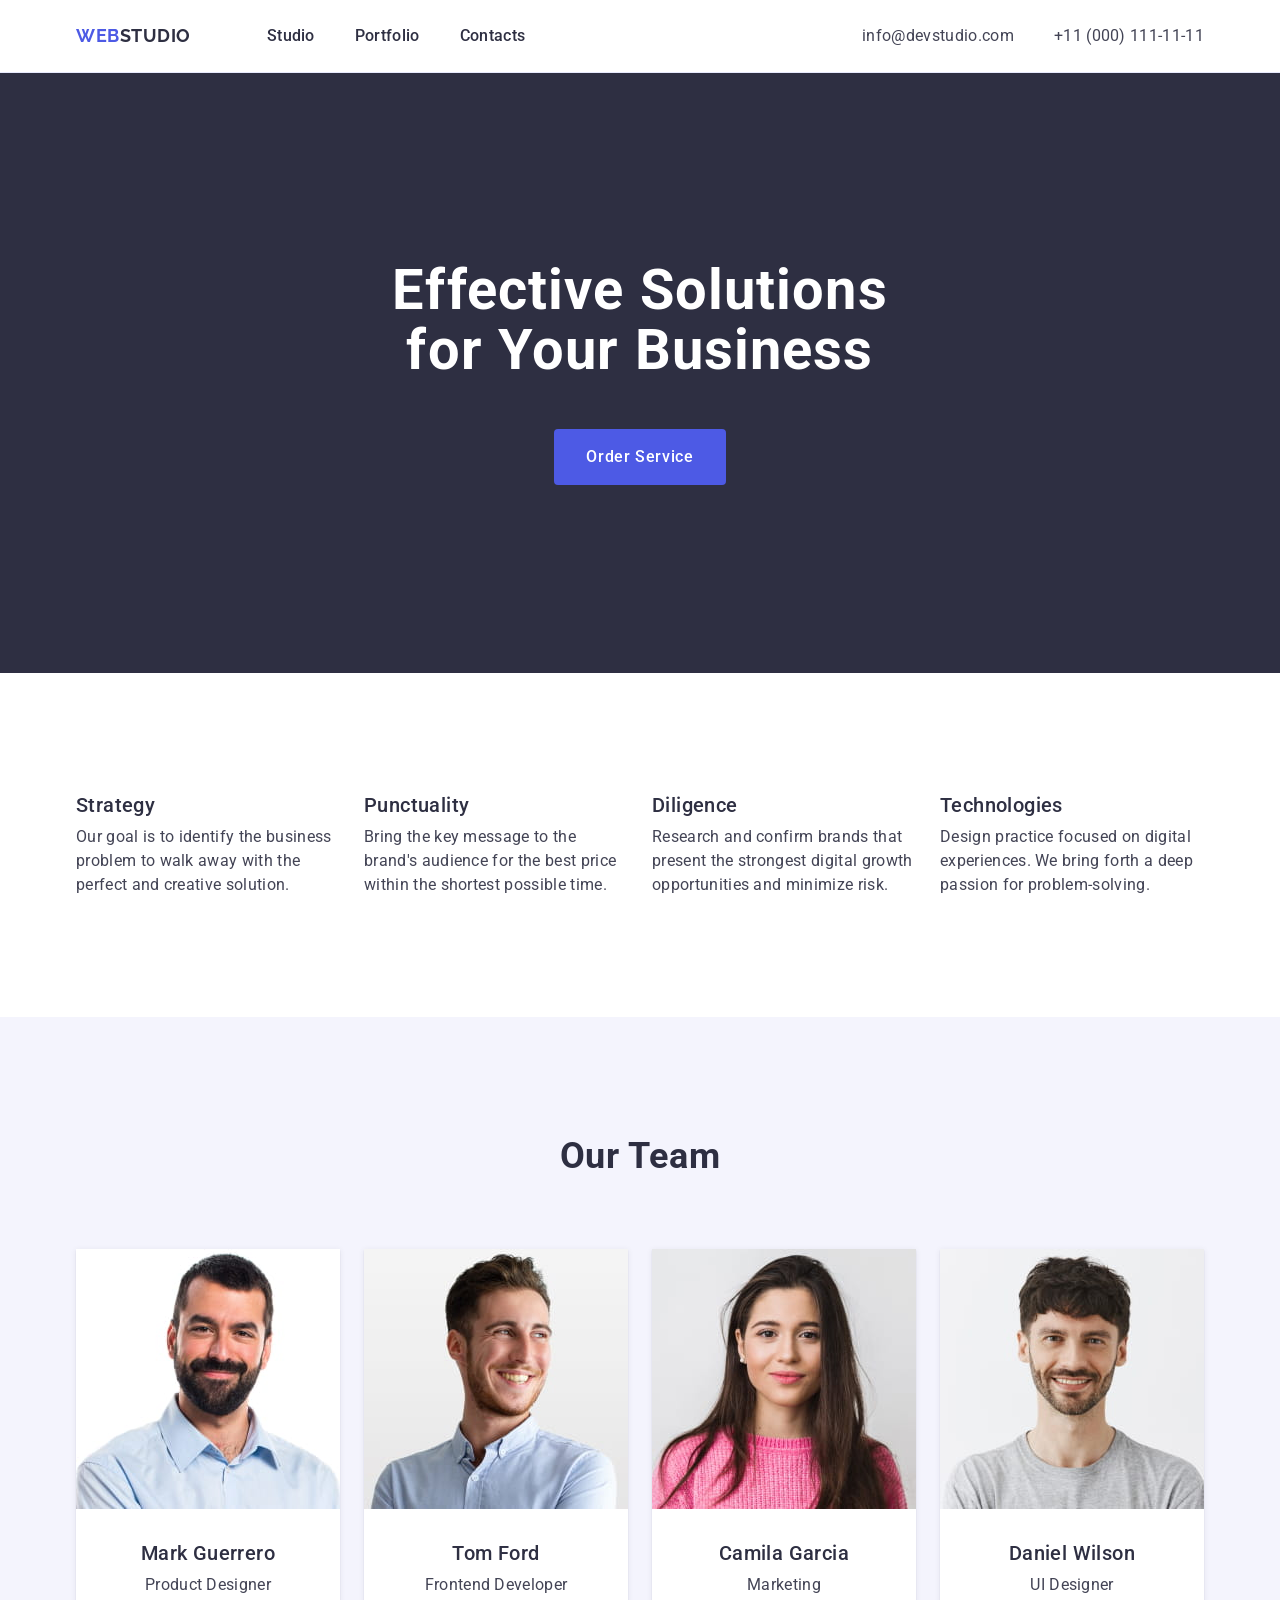
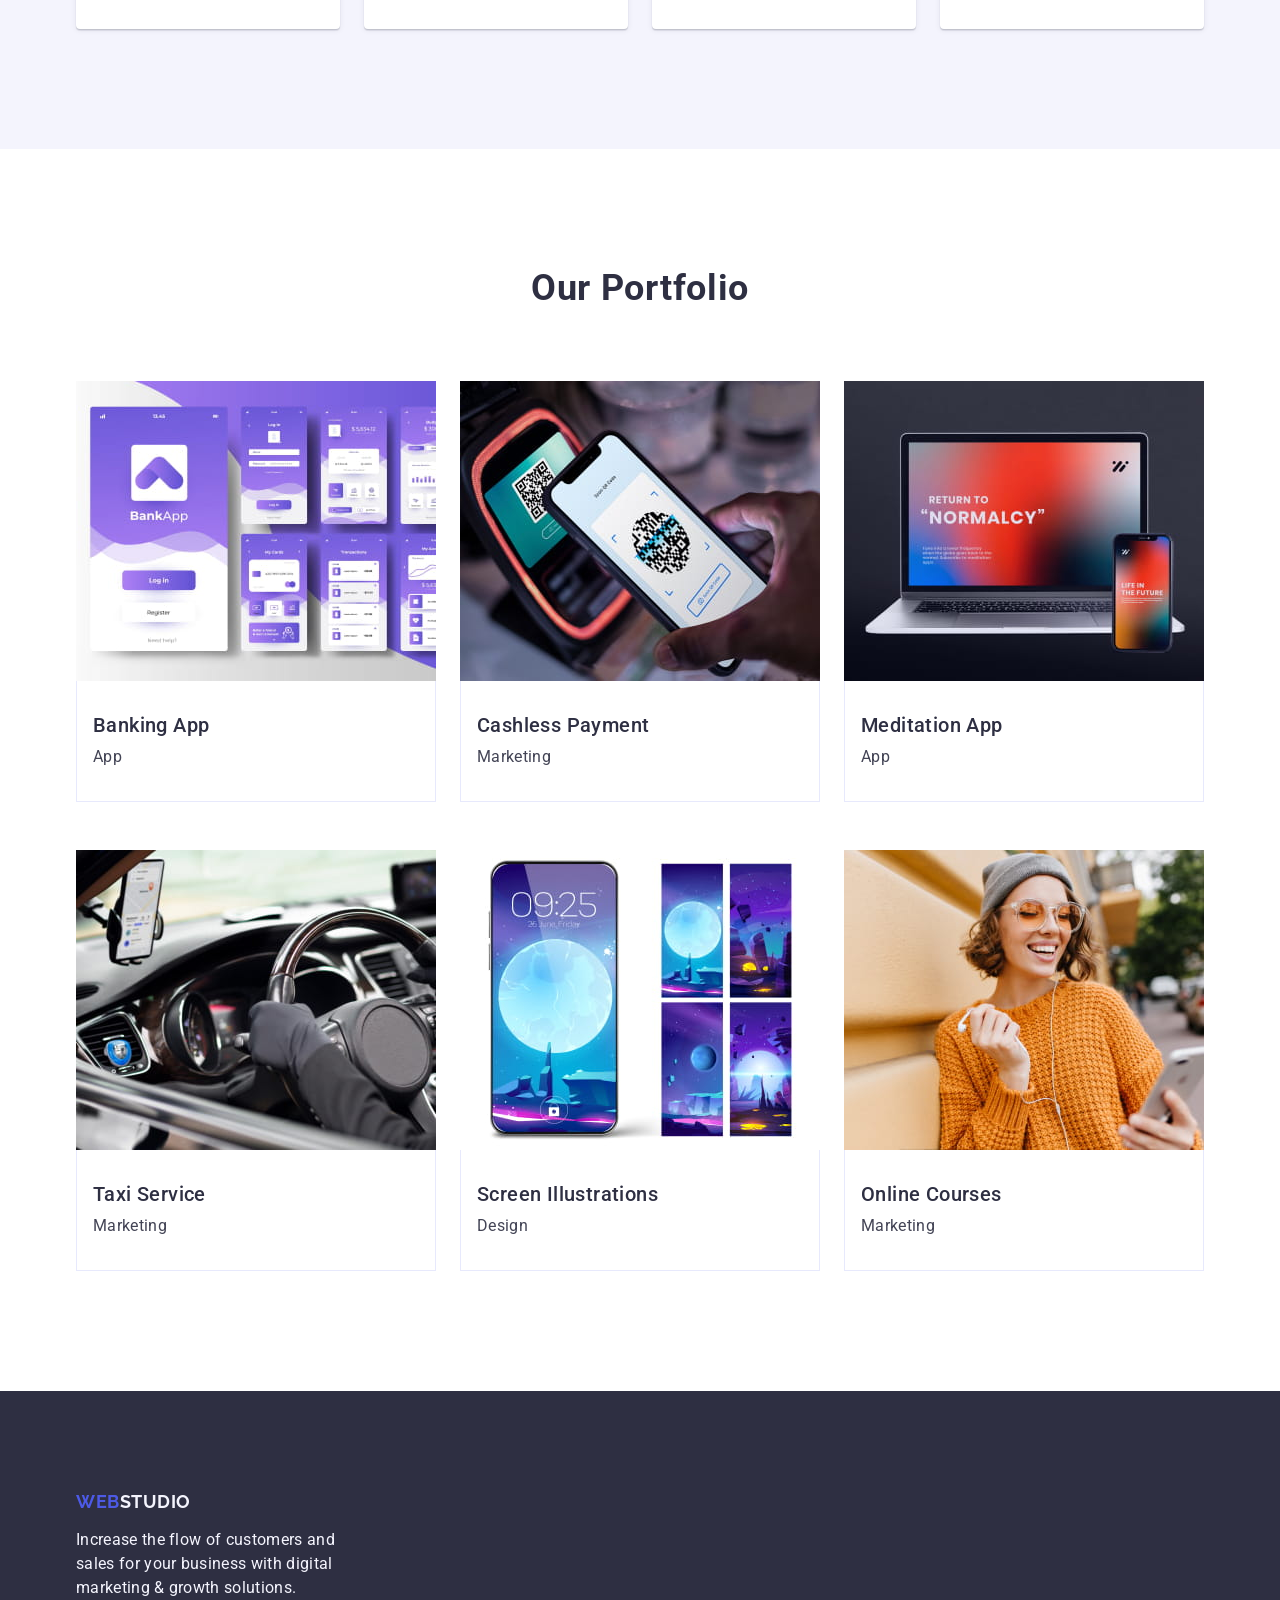
<file: index.html>
<!DOCTYPE html>
<html lang="en">
  <head>
    <meta charset="UTF-8" />
    <meta name="viewport" content="width=device-width, initial-scale=1.0" />
    <title>WebStudio</title>

    <link
      rel="stylesheet"
      href="https://cdn.jsdelivr.net/npm/modern-normalize@2.0.0/modern-normalize.min.css"
    />

    <link rel="stylesheet" href="./css/styles.css" />

    <link rel="preconnect" href="https://fonts.googleapis.com" />
    <link rel="preconnect" href="https://fonts.gstatic.com" crossorigin />
    <link
      href="https://fonts.googleapis.com/css2?family=Raleway:ital,wght@0,100..900;1,100..900&family=Roboto:wght@400;500;700&display=swap"
      rel="stylesheet"
    />
  </head>

  <body>
    <header class="header">
      <div class="container header-container">
        <nav class="header-nav">
          <a href="./index.html" class="logo header-logo"
            >Web<span class="logo-dark">Studio</span></a
          >
          <ul class="header-nav-list">
            <li class="header-nav-item">
              <a href="./index.html" class="header-nav-link">Studio</a>
            </li>
            <li class="header-nav-item">
              <a href="" class="header-nav-link">Portfolio</a>
            </li>
            <li class="header-nav-item">
              <a href="" class="header-nav-link">Contacts</a>
            </li>
          </ul>
        </nav>
        <address class="header-adress">
          <ul class="header-adress-list">
            <li class="header-adress-item">
              <a
                class="header-adress-link"
                href="mailto:info@devstudio.com"
                target="_blank"
                rel="noopener noreferrer nofollow"
                >info@devstudio.com</a
              >
            </li>
            <li class="header-adress-item">
              <a
                class="header-adress-link"
                href="tel:+110001111111"
                target="_blank"
                rel="noopener noreferrer nofollow"
                >+11 (000) 111-11-11</a
              >
            </li>
          </ul>
        </address>
      </div>
    </header>

    <main>
      <section class="hero">
        <div class="container hero-container">
          <h1 class="hero-title">Effective Solutions for Your Business</h1>
          <button type="button" class="btn hero-btn">Order Service</button>
        </div>
      </section>

      <section class="section values">
        <div class="container values-container">
          <h2 class="visually-hidden">Our Values</h2>
          <ul class="values-list">
            <li class="values-item">
              <h3 class="values-item-title">Strategy</h3>
              <p class="values-item-caption">
                Our goal is to identify the business problem to walk away with
                the perfect and creative solution.
              </p>
            </li>
            <li class="values-item">
              <h3 class="values-item-title">Punctuality</h3>
              <p class="values-item-caption">
                Bring the key message to the brand's audience for the best price
                within the shortest possible time.
              </p>
            </li>
            <li class="values-item">
              <h3 class="values-item-title">Diligence</h3>
              <p class="values-item-caption">
                Research and confirm brands that present the strongest digital
                growth opportunities and minimize risk.
              </p>
            </li>
            <li class="values-item">
              <h3 class="values-item-title">Technologies</h3>
              <p class="values-item-caption">
                Design practice focused on digital experiences. We bring forth a
                deep passion for problem-solving.
              </p>
            </li>
          </ul>
        </div>
      </section>

      <section class="section team">
        <div class="container team-container">
          <h2 class="title team-title">Our Team</h2>

          <ul class="team-list">
            <li class="team-item">
              <img
                src="./images/team/img-01.jpg"
                alt="Team member Mark Guerrero"
                class="team-item-img"
                width="264"
                height="260"
              />
              <div class="team-item-caption">
                <h3 class="team-item-name">Mark Guerrero</h3>
                <p class="team-item-position">Product Designer</p>
              </div>
            </li>

            <li class="team-item">
              <img
                src="./images/team/img-02.jpg"
                alt="Team member Tom Ford"
                class="team-item-img"
                width="264"
                height="260"
              />
              <div class="team-item-caption">
                <h3 class="team-item-name">Tom Ford</h3>
                <p class="team-item-position">Frontend Developer</p>
              </div>
            </li>

            <li class="team-item">
              <img
                src="./images/team/img-03.jpg"
                alt="Team member Camila Garcia"
                class="team-item-img"
                width="264"
                height="260"
              />
              <div class="team-item-caption">
                <h3 class="team-item-name">Camila Garcia</h3>
                <p class="team-item-position">Marketing</p>
              </div>
            </li>

            <li class="team-item">
              <img
                src="./images/team/img-04.jpg"
                alt="Team member Daniel Wilson"
                class="team-item-img"
                width="264"
                height="260"
              />
              <div class="team-item-caption">
                <h3 class="team-item-name">Daniel Wilson</h3>
                <p class="team-item-position">UI Designer</p>
              </div>
            </li>
          </ul>
        </div>
      </section>

      <section class="section portfolio">
        <div class="container portfolio-container">
          <h2 class="title portfolio-title">Our Portfolio</h2>

          <ul class="portfolio-list">
            <li class="portfolio-item">
              <img
                src="./images/portfolio/img-01.jpg"
                alt="A series of user interface screens for a mobile banking application named 'BankApp.' The screens feature a purple and white color scheme and display various functionalities including the main screen with login and register options, a log in screen with fields for name and password, a dashboard showing the user's balance, a screen for managing cards, a transactions list, and an accounts screen with a graph of account activity."
                class="portfolio-image"
                width="360"
                height="300"
              />
              <div class="portfolio-caption">
                <h3 class="portfolio-subtitle">Banking App</h3>
                <p class="portfolio-desc">App</p>
              </div>
            </li>

            <li class="portfolio-item">
              <img
                src="./images/portfolio/img-02.jpg"
                alt="A person holding a smartphone with a QR code scanning application open. The phone screen shows a QR code being scanned, with a blue line indicating the scanning process. In the background, there's a payment terminal displaying another QR code on its screen."
                class="portfolio-image"
                width="360"
                height="300"
              />
              <div class="portfolio-caption">
                <h3 class="portfolio-subtitle">Cashless Payment</h3>
                <p class="portfolio-desc">Marketing</p>
              </div>
            </li>

            <li class="portfolio-item">
              <img
                src="./images/portfolio/img-03.jpg"
                alt="A laptop and a smartphone side by side, both displaying the same website, adapted to fit each device's screen."
                class="portfolio-image"
                width="360"
                height="300"
              />
              <div class="portfolio-caption">
                <h3 class="portfolio-subtitle">Meditation App</h3>
                <p class="portfolio-desc">App</p>
              </div>
            </li>

            <li class="portfolio-item">
              <img
                src="./images/portfolio/img-04.jpg"
                alt="The image shows the interior of a car with a focus on the steering wheel and dashboard. A person wearing gloves is holding the steering wheel. Mounted on the dashboard is a smartphone displaying a navigation application, showing a map and directions. The navigation app on the phone is the key element, indicating the driver is relying on it for guidance. The dashboard also features a speedometer and other controls."
                class="portfolio-image"
                width="360"
                height="300"
              />
              <div class="portfolio-caption">
                <h3 class="portfolio-subtitle">Taxi Service</h3>
                <p class="portfolio-desc">Marketing</p>
              </div>
            </li>

            <li class="portfolio-item">
              <img
                src="./images/portfolio/img-05.jpg"
                alt="A smartphone with a vibrant and futuristic lock screen display. The lock screen shows a large, glowing moon or planet in a blue and purple night sky with stars, surrounded by abstract rock formations and an otherworldly landscape. The time is displayed as 09:25, and the date is 25 June, Friday. To the right of the smartphone are four vertical panels, each depicting different scenes of similar otherworldly landscapes, including glowing moons, rock formations, and reflective water surfaces."
                class="portfolio-image"
                width="360"
                height="300"
              />
              <div class="portfolio-caption">
                <h3 class="portfolio-subtitle">Screen Illustrations</h3>
                <p class="portfolio-desc">Design</p>
              </div>
            </li>

            <li class="portfolio-item">
              <img
                src="./images/portfolio/img-06.jpg"
                alt="A person wearing a gray beanie and an orange knitted sweater, holding a smartphone in one hand and an earbud in the other. The person is standing against a yellow wall on a street. The background includes blurred elements like trees and buildings, indicating an outdoor urban setting. The person appears to be engaged with the smartphone."
                class="portfolio-image"
                width="360"
                height="300"
              />
              <div class="portfolio-caption">
                <h3 class="portfolio-subtitle">Online Courses</h3>
                <p class="portfolio-desc">Marketing</p>
              </div>
            </li>
          </ul>
        </div>
      </section>
    </main>

    <footer class="footer">
      <div class="container footer-container">
        <a href="/" class="logo footer-logo"
          >Web<span class="logo-light">Studio</span></a
        >
        <p class="footer-desc">
          Increase the flow of customers and sales for your business with
          digital marketing & growth solutions.
        </p>
      </div>
    </footer>
  </body>
</html>
</file>
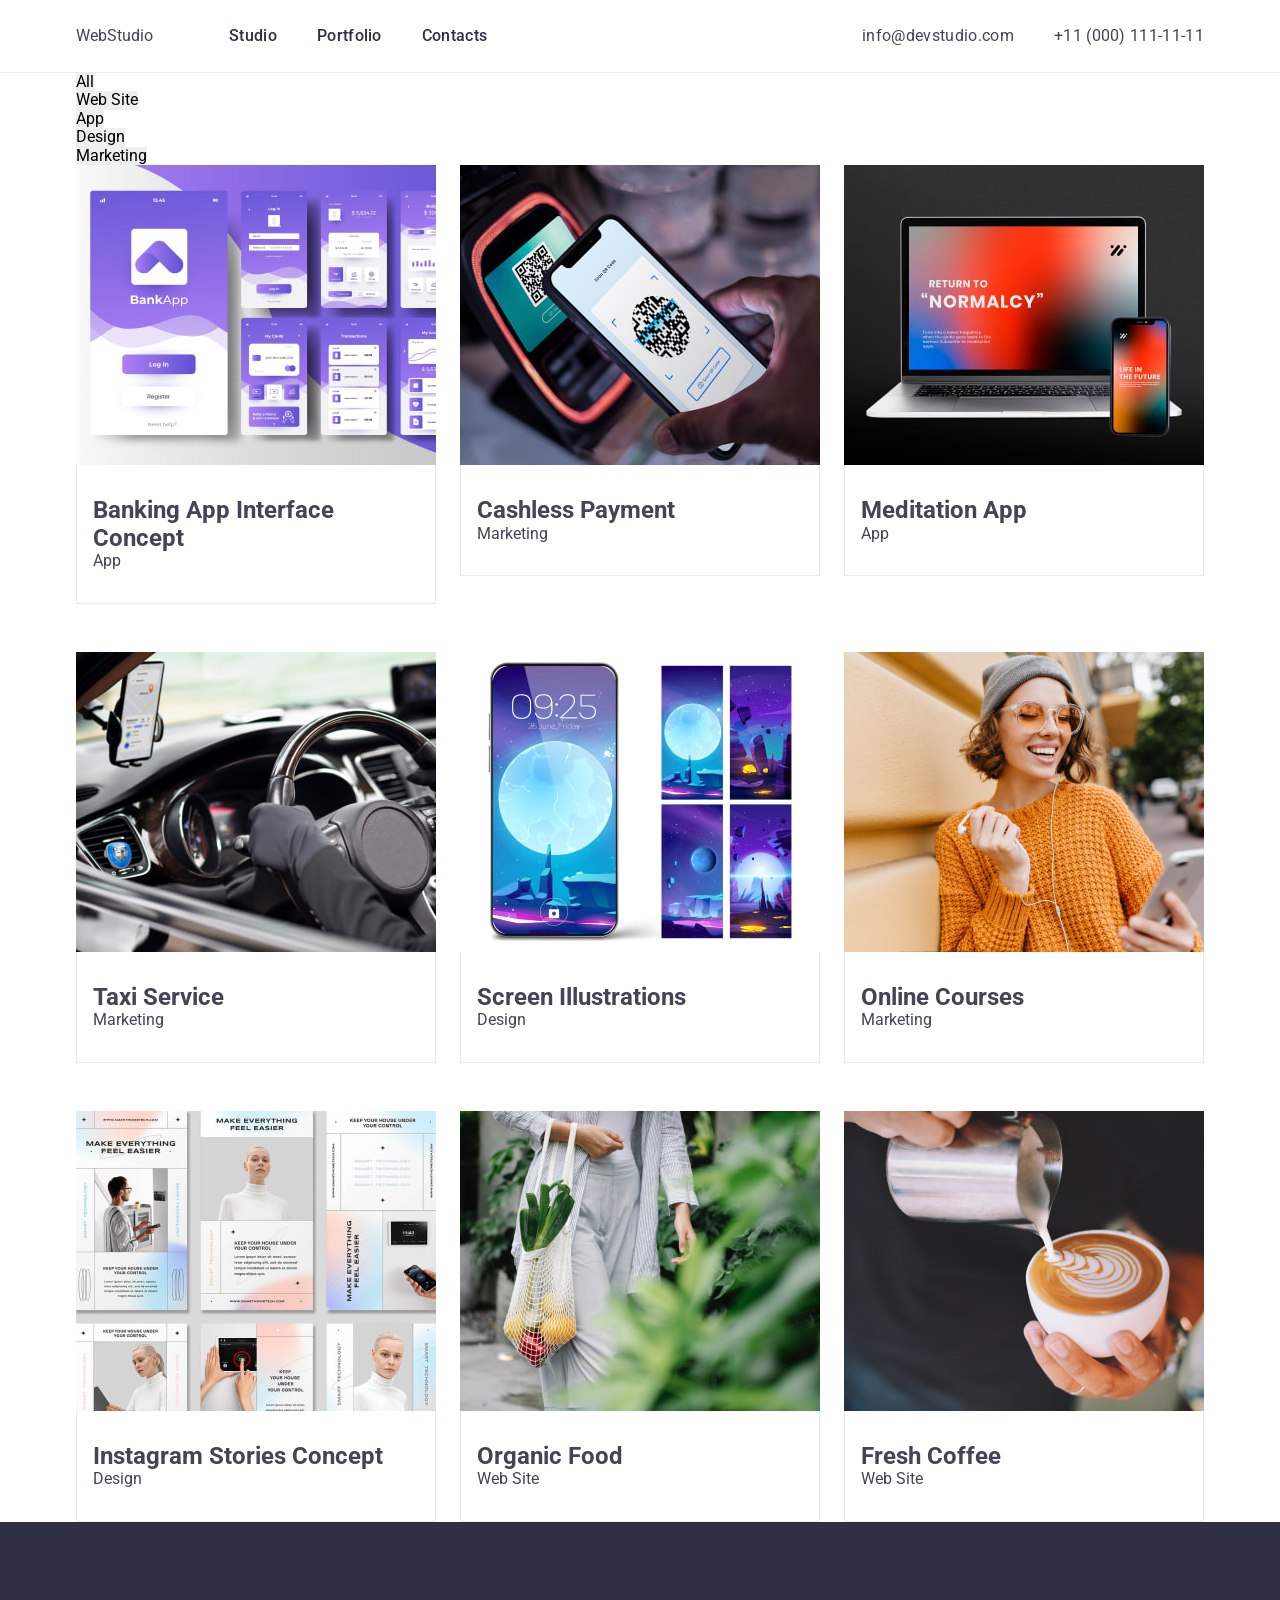
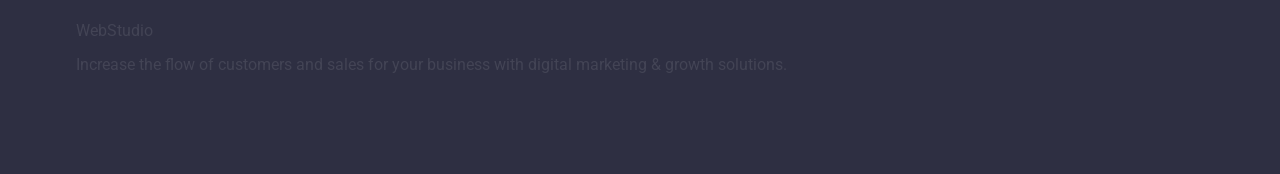
<file: portfolio.html>
<!DOCTYPE html>
<html lang="en">
  <head>
    <meta charset="UTF-8" />
    <meta http-equiv="X-UA-Compatible" content="IE=edge" />
    <meta name="viewport" content="width=device-width, initial-scale=1.0" />
    <meta name="description" content="Effective Solutions for Your Business" />

    <!-- User fonts -->
    <link rel="preconnect" href="https://fonts.googleapis.com" />
    <link rel="preconnect" href="https://fonts.gstatic.com" crossorigin />
    <link
      href="https://fonts.googleapis.com/css2?family=Raleway:wght@800&family=Roboto:wght@400;500;700;900&display=swap"
      rel="stylesheet"
    />

    <!-- Normailzer -->
    <link
      rel="stylesheet"
      href="https://cdn.jsdelivr.net/npm/modern-normalize@1.1.0/modern-normalize.min.css"
    />

    <!-- User styles -->
    <link rel="stylesheet" href="./css/styles.css" />
    <title>WebStudio</title>
  </head>

  <body>
    <!-- Header section-->
    <header class="header">
      <div class="header-container container">
        <nav class="header-nav">
          <!-- Logo -->
          <a class="header-logo link" href="./index.html"
            >Web<span class="header-logo-accent">Studio</span></a
          >
          <!-- Menu -->
          <ul class="header-nav-list list">
            <li class="header-nav-item">
              <a class="header-nav-link link" href="./index.html">Studio</a>
            </li>
            <li class="header-nav-item">
              <a class="header-nav-link link" href="./portfolio.html"
                >Portfolio</a
              >
            </li>
            <li class="header-nav-item">
              <a class="header-nav-link link" href="">Contacts</a>
            </li>
          </ul>
        </nav>
        <!-- Contacts -->
        <address class="header-adress">
          <ul class="header-adress-list list">
            <li class="header-adress-item">
              <a
                class="header-adress-link link"
                href="mailto:info@devstudio.com"
                >info@devstudio.com</a
              >
            </li>
            <li class="header-adress-item">
              <a class="header-adress-link link" href="tel:+110001111111"
                >+11 (000) 111-11-11</a
              >
            </li>
          </ul>
        </address>
      </div>
    </header>

    <main>
      <!-- Portfolio section -->
      <section class="portfolio">
        <div class="portfolio-container container">
          <h1 class="portfolio-title visually-hidden">Our portfolio</h1>
          <!-- Filter -->
          <ul class="filter-list list">
            <li class="filter-item">
              <button class="filter-button button" type="button">All</button>
            </li>
            <li class="filter-item">
              <button class="filter-button button" type="button">
                Web Site
              </button>
            </li>
            <li class="filter-item">
              <button class="filter-button button" type="button">App</button>
            </li>
            <li class="filter-item">
              <button class="filter-button button" type="button">Design</button>
            </li>
            <li class="filter-item">
              <button class="filter-button button" type="button">
                Marketing
              </button>
            </li>
          </ul>
          <!-- Cases -->
          <ul class="portfolio-list list card-set">
            <!-- 1 -->
            <li class="portfolio-item card-set-item">
              <a class="portfolio-link link" href="">
                <img
                  class="portfolio-img"
                  src="./images/portfolio/img-1.jpg"
                  alt="Banking app interface concept"
                  width="360"
                  height="300"
                />
                <div class="portfolio-caption">
                  <h2 class="portfolio-item-title">
                    Banking App Interface Concept
                  </h2>
                  <p class="portfolio-item-text">App</p>
                </div>
              </a>
            </li>
            <!-- 2 -->
            <li class="portfolio-item card-set-item">
              <a class="portfolio-link link" href="">
                <img
                  class="portfolio-img"
                  src="./images/portfolio/img-2.jpg"
                  alt="Scaning qr code for payment"
                  width="360"
                  height="300"
                />
                <div class="portfolio-caption">
                  <h2 class="portfolio-item-title">Cashless Payment</h2>
                  <p class="portfolio-item-text">Marketing</p>
                </div>
              </a>
            </li>
            <!-- 3 -->
            <li class="portfolio-item card-set-item">
              <a class="portfolio-link link" href="">
                <img
                  class="portfolio-img"
                  src="./images/portfolio/img-3.jpg"
                  alt="Laptop and mobile with normalcy app"
                  width="360"
                  height="300"
                />
                <div class="portfolio-caption">
                  <h2 class="portfolio-item-title">Meditation App</h2>
                  <p class="portfolio-item-text">App</p>
                </div>
              </a>
            </li>
            <!-- 4 -->
            <li class="portfolio-item card-set-item">
              <a class="portfolio-link link" href="">
                <img
                  class="portfolio-img"
                  src="./images/portfolio/img-4.jpg"
                  alt="Texi driver holding wheel"
                  width="360"
                  height="300"
                />
                <div class="portfolio-caption">
                  <h2 class="portfolio-item-title">Taxi Service</h2>
                  <p class="portfolio-item-text">Marketing</p>
                </div>
              </a>
            </li>
            <!-- 5 -->
            <li class="portfolio-item card-set-item">
              <a class="portfolio-link link" href="">
                <img
                  class="portfolio-img"
                  src="./images/portfolio/img-5.jpg"
                  alt="Mobile phone and four screen illustrations"
                  width="360"
                  height="300"
                />
                <div class="portfolio-caption">
                  <h2 class="portfolio-item-title">Screen Illustrations</h2>
                  <p class="portfolio-item-text">Design</p>
                </div>
              </a>
            </li>
            <!-- 6 -->
            <li class="portfolio-item card-set-item">
              <a class="portfolio-link link" href="">
                <img
                  class="portfolio-img"
                  src="./images/portfolio/img-6.jpg"
                  alt="Girl with mobile and earphones"
                  width="360"
                  height="300"
                />
                <div class="portfolio-caption">
                  <h2 class="portfolio-item-title">Online Courses</h2>
                  <p class="portfolio-item-text">Marketing</p>
                </div>
              </a>
            </li>
            <!-- 7 -->
            <li class="portfolio-item card-set-item">
              <a class="portfolio-link link" href="">
                <img
                  class="portfolio-img"
                  src="./images/portfolio/img-7.jpg"
                  alt="Instagram Stories Concept"
                  width="360"
                  height="300"
                />
                <div class="portfolio-caption">
                  <h2 class="portfolio-item-title">
                    Instagram Stories Concept
                  </h2>
                  <p class="portfolio-item-text">Design</p>
                </div>
              </a>
            </li>
            <!-- 8 -->
            <li class="portfolio-item card-set-item">
              <a class="portfolio-link link" href="">
                <img
                  class="portfolio-img"
                  src="./images/portfolio/img-8.jpg"
                  alt="Wooman with bag full of fruits"
                  width="360"
                  height="300"
                />
                <div class="portfolio-caption">
                  <h2 class="portfolio-item-title">Organic Food</h2>
                  <p class="portfolio-item-text">Web Site</p>
                </div>
              </a>
            </li>
            <!-- 9 -->
            <li class="portfolio-item card-set-item">
              <a class="portfolio-link link" href="">
                <img
                  class="portfolio-img"
                  src="./images/portfolio/img-9.jpg"
                  alt="Barista pouring milk to late"
                  width="360"
                  height="300"
                />
                <div class="portfolio-caption">
                  <h2 class="portfolio-item-title">Fresh Coffee</h2>
                  <p class="portfolio-item-text">Web Site</p>
                </div>
              </a>
            </li>
          </ul>
        </div>
      </section>
    </main>

    <!-- Footer section -->
    <footer class="footer">
      <div class="footer-container container">
        <a class="footer-logo link" href="./index.html"
          >Web<span class="footer-logo-accent">Studio</span></a
        >
        <p class="footer-text">
          Increase the flow of customers and sales for your business with
          digital marketing & growth solutions.
        </p>
      </div>
    </footer>
  </body>
</html>
</file>
<file: css/styles.css>
/* #region Global */

:root {
  /* Color Variables */
  --cl-iris: rgb(77, 90, 229);
  --cl-ocean: rgb(64, 75, 191);
  --cl-navy-blue: rgb(46, 47, 66);
  --cl-green: rgb(49, 208, 170);
  --cl-slate: rgb(67, 68, 85);
  --cl-light-slate: rgb(142, 143, 153);
  --cl-cornflower: rgb(231, 233, 252);
  --cl-cloud: rgb(244, 244, 253);
  --cl-dairy-FCFCFC: rgb(252, 252, 252);
  --cl-white: rgb(255, 255, 255);
}

* {
  margin: 0;
  padding: 0;
  box-sizing: border-box;
}

body {
  font-family: 'Roboto', sans-serif;

  color: var(--cl-slate);
  background-color: var(--cl-white);
}

button {
  cursor: pointer;
  border: none;
}

a {
  display: inline-block;
  text-decoration: none;
  color: inherit;
}

ul,
ol {
  list-style: none;
}

address {
  font-style: normal;
}

img {
  display: block;
  max-width: 100%;
  height: auto;
}

/* #endregion */

/* #region Common */

.visually-hidden {
  position: absolute;
  width: 1px;
  height: 1px;
  margin: -1px;
  border: 0;
  padding: 0;
  white-space: nowrap;
  clip-path: inset(100%);
  clip: rect(0 0 0 0);
  overflow: hidden;
}

.section {
  padding: 120px 0;
}

.container {
  width: 1158px;
  margin: 0 auto;
  padding: 0 15px;
}

.title {
  margin-bottom: 72px;

  text-align: center;
  text-transform: capitalize;

  font-size: 36px;
  line-height: 1.11;
  letter-spacing: 0.02em;

  color: var(--cl-navy-blue);
}

.logo {
  display: inline-block;

  font-family: 'Raleway', sans-serif;
  font-size: 18px;
  font-weight: 700;
  line-height: 1.17;
  letter-spacing: 0.03em;
  text-transform: uppercase;
  color: var(--cl-iris);
}

.logo-dark {
  color: var(--cl-navy-blue);
}

.logo-light {
  color: var(--cl-cloud);
}

.btn {
  min-width: 169px;
  border-radius: 4px;

  font-weight: 500;
  line-height: 1.5;
  letter-spacing: 0.04em;

  color: var(--cl-white);

  background: var(--cl-iris);
}

.btn:hover,
.btn:focus {
  background: var(--cl-ocean);
}

/* #endregion */

/* #region Layout: Header */

.header {
  border-bottom: 1px solid var(--cl-cornflower);
}

.header-container {
  display: flex;
  justify-content: space-between;
}

.header-nav {
  display: flex;
  align-items: center;
}

.header-logo {
  margin-right: 76px;
}

.header-nav-list {
  display: flex;
  gap: 40px;
}

.header-nav-item {
}

.header-nav-link {
  padding: 24px 0;

  font-weight: 500;
  line-height: 1.5;
  letter-spacing: 0.02em;

  color: var(--cl-navy-blue);
}

.header-nav-link:hover,
.header-nav-link:focus {
  color: var(--cl-ocean);
}

.header-adress {
}

.header-adress-list {
  display: flex;
  gap: 40px;
}

.header-adress-item {
}

.header-adress-link {
  padding: 24px 0;

  line-height: 1.5;
  letter-spacing: 0.02em;

  color: var(--cl-slate);
}

.header-adress-link:hover,
.header-adress-link:focus {
  color: var(--cl-ocean);
}

/* #endregion */

/* #region Layout: Hero */

.hero {
  background: var(--cl-navy-blue);
  padding: 188px 0;
}

.hero-container {
  display: flex;
  flex-direction: column;
  gap: 48px;
  align-items: center;
}

.hero-title {
  max-width: 496px;

  text-align: center;

  font-size: 56px;
  line-height: 1.07;
  letter-spacing: 0.02em;

  color: var(--cl-white);
}

.hero-btn {
  padding: 16px 32px;
}

/* #endregion */

/* #region Layout: Values */

.values {
}

.values-container {
}

.values-title {
}

.values-list {
  display: flex;
  justify-content: space-between;
  gap: 24px;
}

.values-item {
  width: calc((100% - 72px) / 4);
  display: flex;
  flex-direction: column;
}

.values-item-title {
  margin-bottom: 8px;

  font-size: 20px;
  font-weight: 500;
  line-height: 1.2;
  letter-spacing: 0.02em;

  color: var(--cl-navy-blue);
}

.values-item-caption {
  line-height: 1.5;
  letter-spacing: 0.02em;
}

/* #endregion */

/* #region Layout: Team */

.team {
  background-color: var(--cl-cloud);
}

.team-container {
}

.team-title {
}

.team-list {
  display: flex;
  justify-content: space-between;
  gap: 24px;
}

.team-item {
  display: flex;
  flex-direction: column;

  width: calc((100% - 72px) / 4);
  border-radius: 0 0 4px 4px;

  background-color: var(--cl-white);

  box-shadow: 0px 1px 6px 0px rgba(46, 47, 66, 0.08),
    0px 1px 1px 0px rgba(46, 47, 66, 0.16),
    0px 2px 1px 0px rgba(46, 47, 66, 0.08);
}

.team-item-img {
}

.team-item-caption {
  display: flex;
  flex-direction: column;

  padding: 32px 0;
}

.team-item-name {
  margin-bottom: 8px;

  text-align: center;

  font-size: 20px;
  font-weight: 500;
  line-height: 1.2;
  letter-spacing: 0.02em;

  color: var(--cl-navy-blue);
}

.team-item-position {
  text-align: center;

  line-height: 1.5;
  letter-spacing: 0.02em;
}

/* #endregion */

/* #region Layout: Portfolio */

.portfolio {
}

.portfolio-container {
}

.portfolio-title {
}

.portfolio-list {
  display: flex;
  flex-wrap: wrap;
  gap: 48px 24px;
}

.portfolio-item {
  width: 360px;
}

.portfolio-image {
}

.portfolio-caption {
  display: flex;
  flex-direction: column;

  padding: 32px 16px;

  border: 1px solid var(--cl-cornflower);
  border-top: none;
}

.portfolio-subtitle {
  margin-bottom: 8px;

  font-size: 20px;
  font-weight: 500;
  line-height: 1.2;
  letter-spacing: 0.02em;

  color: var(--cl-navy-blue);
}

.portfolio-desc {
  line-height: 1.5;
  letter-spacing: 0.02em;
}

/* #endregion */

/* #region Layout: Footer */

.footer {
  padding: 100px 0;

  background: var(--cl-navy-blue);
}

.footer-container {
}

.footer-logo {
  margin-bottom: 16px;
}

.footer-desc {
  width: 264px;

  line-height: 1.5;
  letter-spacing: 0.02em;

  color: var(--cl-cloud);
}

/* #endregion */
</file>
